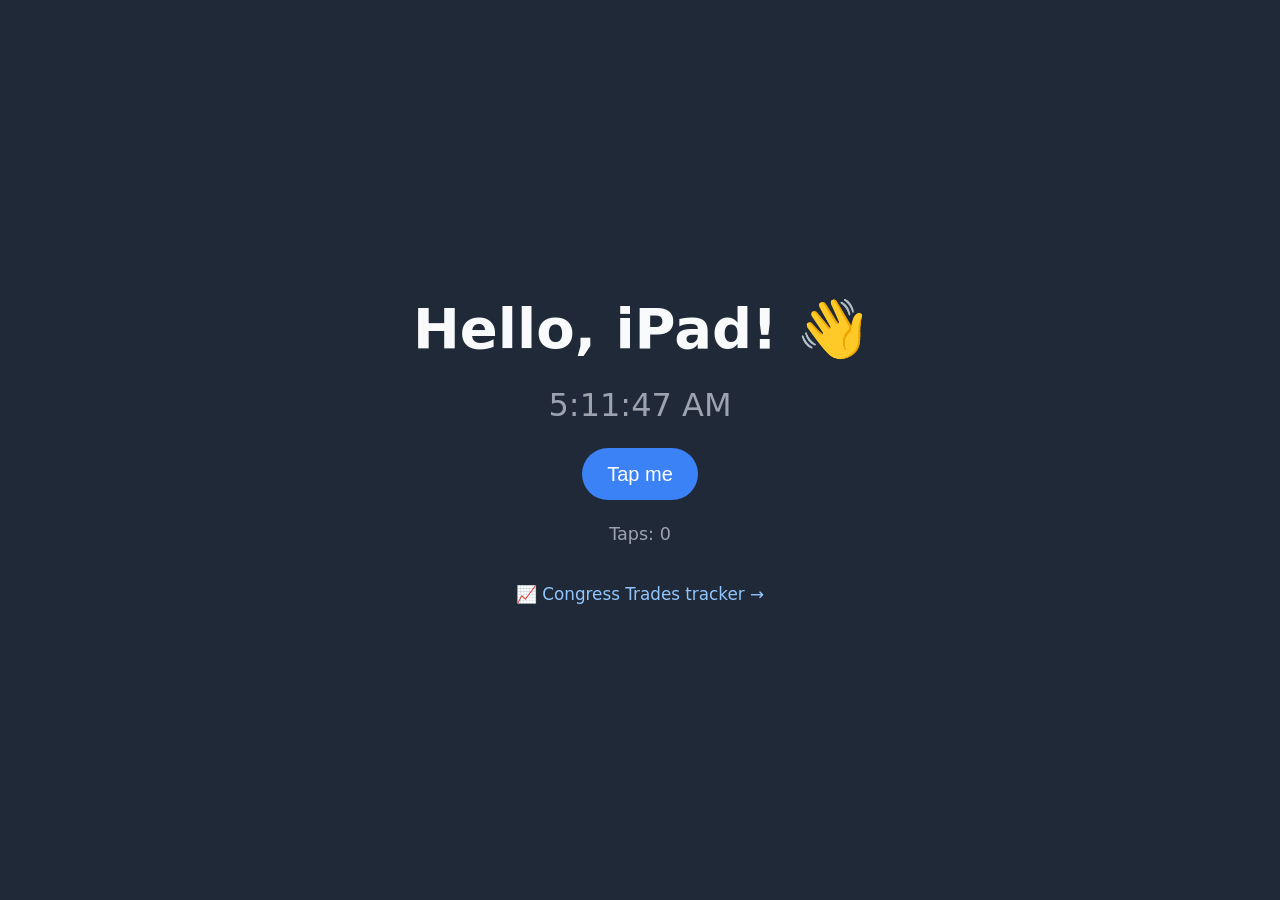
<file: index.html>
<!DOCTYPE html>
<html lang="en">
<head>
  <meta charset="UTF-8" />
  <meta name="viewport" content="width=device-width, initial-scale=1, viewport-fit=cover" />
  <title>Hello PWA</title>

  <link rel="manifest" href="./manifest.json" />
  <link rel="icon" type="image/png" sizes="192x192" href="./icon-192.png" />
  <link rel="icon" type="image/png" sizes="512x512" href="./icon-512.png" />
  <link rel="apple-touch-icon" href="./apple-touch-icon.png" />

  <meta name="mobile-web-app-capable" content="yes" />
  <meta name="apple-mobile-web-app-capable" content="yes" />
  <meta name="apple-mobile-web-app-status-bar-style" content="black-translucent" />
  <meta name="apple-mobile-web-app-title" content="Hello PWA" />
  <meta name="theme-color" content="#1f2937" />

  <style>
    :root { color-scheme: dark; }
    html, body {
      margin: 0;
      padding: 0;
      height: 100%;
      font-family: -apple-system, BlinkMacSystemFont, "Segoe UI", system-ui, sans-serif;
      background: #1f2937;
      color: #f9fafb;
    }
    body {
      display: flex;
      flex-direction: column;
      align-items: center;
      justify-content: center;
      gap: 1.5rem;
      padding: env(safe-area-inset-top) env(safe-area-inset-right) env(safe-area-inset-bottom) env(safe-area-inset-left);
      text-align: center;
    }
    h1 { font-size: clamp(2rem, 6vw, 3.5rem); margin: 0; }
    .clock { font-size: clamp(1.25rem, 4vw, 2rem); color: #9ca3af; font-variant-numeric: tabular-nums; }
    button {
      font-size: 1.25rem;
      padding: 0.9rem 1.6rem;
      border-radius: 999px;
      border: none;
      background: #3b82f6;
      color: white;
      cursor: pointer;
      -webkit-tap-highlight-color: transparent;
    }
    button:active { transform: scale(0.97); }
    .count { font-size: 1.1rem; color: #9ca3af; }
    .nav { margin-top: 1rem; font-size: 1.05rem; color: #93c5fd; text-decoration: none; }
    .nav:active { opacity: 0.7; }
  </style>
</head>
<body>
  <h1>Hello, iPad! 👋</h1>
  <div class="clock" id="clock">--:--:--</div>
  <button id="tap">Tap me</button>
  <div class="count" id="count">Taps: 0</div>
  <a class="nav" href="./trades.html">📈 Congress Trades tracker →</a>

  <script>
    const clock = document.getElementById("clock");
    const tick = () => {
      const d = new Date();
      clock.textContent = d.toLocaleTimeString();
    };
    tick();
    setInterval(tick, 1000);

    let n = 0;
    document.getElementById("tap").addEventListener("click", () => {
      n += 1;
      document.getElementById("count").textContent = `Taps: ${n}`;
    });
  </script>
</body>
</html>
</file>
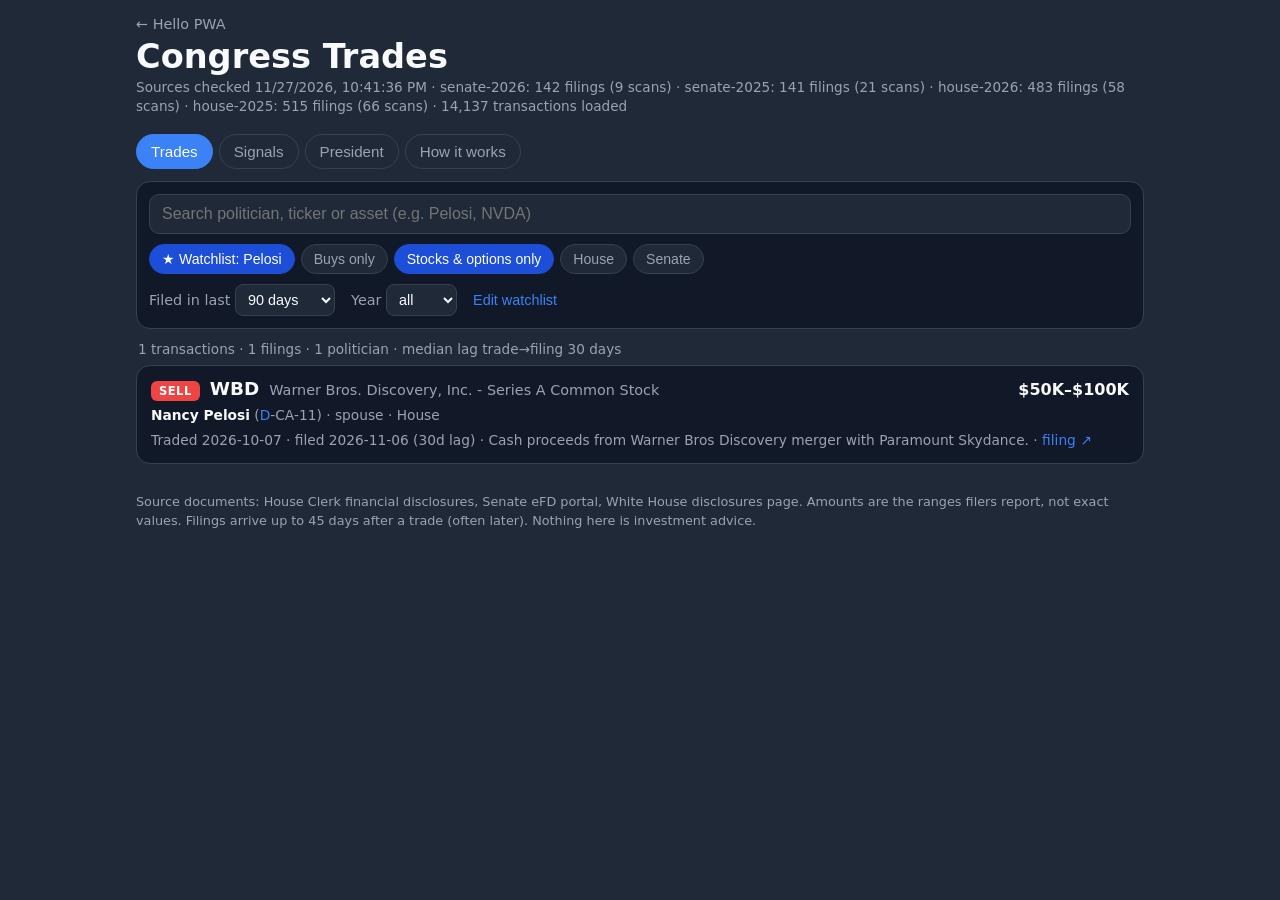
<file: trades.html>
<!DOCTYPE html>
<html lang="en">
<head>
  <meta charset="UTF-8" />
  <meta name="viewport" content="width=device-width, initial-scale=1, viewport-fit=cover" />
  <title>Congress Trades</title>

  <link rel="manifest" href="./manifest.json" />
  <link rel="icon" type="image/png" sizes="192x192" href="./icon-192.png" />
  <link rel="apple-touch-icon" href="./apple-touch-icon.png" />
  <meta name="mobile-web-app-capable" content="yes" />
  <meta name="apple-mobile-web-app-capable" content="yes" />
  <meta name="apple-mobile-web-app-status-bar-style" content="black-translucent" />
  <meta name="theme-color" content="#1f2937" />

  <style>
    :root {
      color-scheme: dark;
      --bg: #1f2937; --panel: #111827; --line: #374151; --text: #f9fafb; --muted: #9ca3af;
      --accent: #3b82f6; --buy: #22c55e; --sell: #ef4444; --warn: #f59e0b;
    }
    * { box-sizing: border-box; }
    html, body { margin: 0; padding: 0; background: var(--bg); color: var(--text);
      font-family: -apple-system, BlinkMacSystemFont, "Segoe UI", system-ui, sans-serif; }
    body { padding: env(safe-area-inset-top) env(safe-area-inset-right) env(safe-area-inset-bottom) env(safe-area-inset-left); }
    a { color: var(--accent); text-decoration: none; }
    a:hover { text-decoration: underline; }
    .wrap { max-width: 1040px; margin: 0 auto; padding: 0 16px 48px; }
    header.top { padding: 14px 0 6px; }
    header.top .back { font-size: 0.9rem; color: var(--muted); }
    header.top h1 { margin: 4px 0 2px; font-size: clamp(1.5rem, 4vw, 2.1rem); }
    .meta { color: var(--muted); font-size: 0.85rem; line-height: 1.4; }
    nav.tabs { display: flex; gap: 6px; margin: 12px 0; overflow-x: auto; }
    nav.tabs button { flex: 0 0 auto; background: transparent; color: var(--muted); border: 1px solid var(--line);
      border-radius: 999px; padding: 8px 14px; font-size: 0.95rem; cursor: pointer; -webkit-tap-highlight-color: transparent; }
    nav.tabs button[aria-selected="true"] { background: var(--accent); border-color: var(--accent); color: #fff; }
    .controls { background: var(--panel); border: 1px solid var(--line); border-radius: 14px; padding: 12px; display: grid; gap: 10px; }
    .controls input[type="search"] { width: 100%; font-size: 1rem; padding: 10px 12px; border-radius: 10px;
      border: 1px solid var(--line); background: var(--bg); color: var(--text); }
    .chips { display: flex; flex-wrap: wrap; gap: 6px; }
    .chip { background: var(--bg); color: var(--muted); border: 1px solid var(--line); border-radius: 999px;
      padding: 6px 12px; font-size: 0.88rem; cursor: pointer; -webkit-tap-highlight-color: transparent; }
    .chip[aria-pressed="true"] { background: #1d4ed8; border-color: #1d4ed8; color: #fff; }
    .row { display: flex; flex-wrap: wrap; gap: 10px 16px; align-items: center; font-size: 0.9rem; color: var(--muted); }
    select { font-size: 0.9rem; padding: 6px 8px; border-radius: 8px; border: 1px solid var(--line); background: var(--bg); color: var(--text); }
    button.link { background: none; border: none; color: var(--accent); font-size: 0.9rem; cursor: pointer; padding: 0; }
    .stats { color: var(--muted); font-size: 0.85rem; margin: 12px 2px 8px; }
    .cards { display: grid; gap: 10px; }
    .card { background: var(--panel); border: 1px solid var(--line); border-radius: 14px; padding: 12px 14px; }
    .card .l1 { display: flex; align-items: baseline; gap: 10px; flex-wrap: wrap; }
    .badge { font-size: 0.72rem; font-weight: 700; letter-spacing: 0.04em; padding: 3px 8px; border-radius: 6px; color: #0b1220; }
    .badge.buy { background: var(--buy); } .badge.sell { background: var(--sell); color: #fff; } .badge.other { background: var(--muted); }
    .tick { font-size: 1.15rem; font-weight: 700; font-variant-numeric: tabular-nums; }
    .asset { color: var(--muted); font-size: 0.9rem; flex: 1 1 200px; }
    .amt { font-weight: 600; font-variant-numeric: tabular-nums; margin-left: auto; }
    .l2, .l3 { color: var(--muted); font-size: 0.86rem; margin-top: 5px; line-height: 1.45; }
    .l2 b { color: var(--text); font-weight: 600; }
    .tag { display: inline-block; border: 1px solid var(--line); border-radius: 6px; padding: 1px 6px; font-size: 0.75rem; margin-left: 4px; }
    .tag.warn { border-color: var(--warn); color: var(--warn); }
    .late { color: var(--warn); }
    .more { display: block; margin: 16px auto; background: var(--accent); color: #fff; border: none; border-radius: 999px; padding: 10px 20px; font-size: 1rem; cursor: pointer; }
    .empty { color: var(--muted); padding: 24px 8px; text-align: center; }
    h2 { font-size: 1.1rem; margin: 20px 0 8px; }
    table { width: 100%; border-collapse: collapse; font-size: 0.88rem; font-variant-numeric: tabular-nums; }
    th, td { text-align: left; padding: 7px 8px; border-bottom: 1px solid var(--line); vertical-align: top; }
    th { color: var(--muted); font-weight: 600; font-size: 0.78rem; text-transform: uppercase; letter-spacing: 0.04em; }
    td.num, th.num { text-align: right; }
    .grid2 { display: grid; gap: 16px; grid-template-columns: 1fr; }
    @media (min-width: 820px) { .grid2 { grid-template-columns: 1fr 1fr; } }
    .panel { background: var(--panel); border: 1px solid var(--line); border-radius: 14px; padding: 4px 14px 10px; overflow-x: auto; }
    .prose { line-height: 1.55; font-size: 0.95rem; }
    .prose p, .prose li { color: #e5e7eb; }
    .prose li { margin: 4px 0; }
    .callout { border-left: 3px solid var(--warn); background: var(--panel); padding: 10px 14px; border-radius: 0 10px 10px 0; margin: 12px 0; }
    footer { color: var(--muted); font-size: 0.8rem; margin-top: 28px; line-height: 1.5; }
    .d { color: var(--accent); } .r { color: var(--sell); } .i { color: var(--warn); }
  </style>
</head>
<body>
  <div class="wrap">
    <header class="top">
      <a class="back" href="./">← Hello PWA</a>
      <h1>Congress Trades</h1>
      <div class="meta" id="meta">Loading data…</div>
    </header>

    <nav class="tabs" role="tablist" id="tabs">
      <button role="tab" data-view="trades" aria-selected="true">Trades</button>
      <button role="tab" data-view="signals" aria-selected="false">Signals</button>
      <button role="tab" data-view="president" aria-selected="false">President</button>
      <button role="tab" data-view="about" aria-selected="false">How it works</button>
    </nav>

    <section class="controls" id="controls">
      <input id="q" type="search" placeholder="Search politician, ticker or asset (e.g. Pelosi, NVDA)" autocomplete="off" />
      <div class="chips">
        <button class="chip" data-chip="watch" aria-pressed="true">★ Watchlist</button>
        <button class="chip" data-chip="buys" aria-pressed="false">Buys only</button>
        <button class="chip" data-chip="securities" aria-pressed="true">Stocks &amp; options only</button>
        <button class="chip" data-chip="house" aria-pressed="false">House</button>
        <button class="chip" data-chip="senate" aria-pressed="false">Senate</button>
      </div>
      <div class="row">
        <label>Filed in last
          <select id="window">
            <option value="30">30 days</option>
            <option value="90" selected>90 days</option>
            <option value="365">1 year</option>
            <option value="0">all loaded</option>
          </select>
        </label>
        <label>Year <select id="year"><option value="all">all</option></select></label>
        <button class="link" id="editWatch">Edit watchlist</button>
      </div>
    </section>

    <main id="main"></main>

    <footer>
      Source documents: House Clerk financial disclosures, Senate eFD portal, White House disclosures page. Amounts are the
      ranges filers report, not exact values. Filings arrive up to 45 days after a trade (often later). Nothing here is
      investment advice.
    </footer>
  </div>

  <script>
    const $ = (sel, el = document) => el.querySelector(sel);
    const WATCH_KEY = "ct.watchlist";
    const state = {
      index: null, trades: [], president: null, view: "trades", q: "",
      chips: { watch: true, buys: false, securities: true, house: false, senate: false },
      window: 90, year: "all", shown: 150,
    };

    const esc = (s) => String(s ?? "").replace(/[&<>"']/g, (c) => ({ "&": "&amp;", "<": "&lt;", ">": "&gt;", '"': "&quot;", "'": "&#39;" }[c]));
    const dayNum = (iso) => (iso ? Math.round(Date.parse(iso) / 864e5) : null);
    function money(n) {
      if (n == null) return "—";
      if (n >= 1e6) return "$" + (n / 1e6).toFixed(n % 1e6 ? 1 : 0).replace(/\.0$/, "") + "M";
      if (n >= 1e3) return "$" + Math.round(n / 1e3) + "K";
      return "$" + n;
    }
    function range(t) {
      if (t.min == null) return t.amount || "—";
      if (t.max == null) return money(t.min) + "+";
      if (t.min === t.max) return money(t.min);
      return money(t.min) + "–" + money(t.max);
    }
    function who(t) {
      const p = t.party ? `<span class="${t.party === "D" ? "d" : t.party === "R" ? "r" : "i"}">${esc(t.party)}</span>-` : "";
      const seat = t.state ? `${p}${esc(t.state)}${t.district != null ? "-" + t.district : ""}` : "";
      return `<b>${esc(t.name)}</b>${seat ? ` (${seat})` : ""}`;
    }
    function actionLabel(a) { return a === "buy" ? "BUY" : a === "sell" ? "SELL" : a === "sell_partial" ? "SELL part" : a === "exchange" ? "EXCH" : "OTHER"; }
    function actionClass(a) { return a === "buy" ? "buy" : a && a.startsWith("sell") ? "sell" : "other"; }
    function optionText(o) {
      if (!o) return "";
      const parts = [o.contracts ? `${o.contracts}×` : "", o.kind.toUpperCase(), o.strike != null ? "$" + o.strike + " strike" : "", o.expiry ? "exp " + o.expiry : ""];
      return parts.filter(Boolean).join(" ");
    }
    function getWatch() {
      try { const v = localStorage.getItem(WATCH_KEY); return (v == null ? "Pelosi" : v).split(",").map((s) => s.trim()).filter(Boolean); }
      catch { return ["Pelosi"]; }
    }
    function setWatch(list) { try { localStorage.setItem(WATCH_KEY, list.join(", ")); } catch {} }

    async function getJSON(path) {
      const r = await fetch(path, { cache: "no-cache" });
      if (!r.ok) throw new Error(`${path} → HTTP ${r.status}`);
      return r.json();
    }
    function flat(f, t) {
      let lag = f.filed && t.date ? dayNum(f.filed) - dayNum(t.date) : null;
      if (lag != null && lag < 0) lag = null; // a filing dated before its trade is a typo in the report
      return { ...t, chamber: f.chamber, name: f.name, party: f.party, state: f.state, district: f.district,
        filed: f.filed, url: f.url, filing: f.id, amendment: f.amendment, lag };
    }
    async function load() {
      try { state.index = await getJSON("./data/index.json"); }
      catch (e) { renderNoData(e); return; }
      const files = [];
      for (const y of state.index.years || []) for (const ch of ["house", "senate"]) { const f = state.index.files?.[y]?.[ch]; if (f) files.push(f); }
      const results = await Promise.allSettled(files.map((f) => getJSON("./data/" + f)));
      const trades = [];
      for (const r of results) {
        if (r.status !== "fulfilled") { console.warn(r.reason); continue; }
        for (const f of r.value.filings) for (const t of f.trades) trades.push(flat(f, t));
      }
      trades.sort((a, b) => (b.filed || "").localeCompare(a.filed || "") || (b.date || "").localeCompare(a.date || ""));
      state.trades = trades;
      if (state.index.president) { try { state.president = await getJSON("./data/" + state.index.president); } catch (e) { console.warn(e); } }
      const ysel = $("#year");
      for (const y of state.index.years || []) { const o = document.createElement("option"); o.value = y; o.textContent = y; ysel.appendChild(o); }
      renderMeta();
      render();
    }

    function renderMeta() {
      const s = state.index.sources || {};
      const bits = [];
      for (const k of Object.keys(s).sort().reverse()) {
        const v = s[k];
        if (!v || typeof v !== "object" || !/^(house|senate)-\d{4}$/.test(k)) continue;
        bits.push(v.ok ? `${k}: ${v.filings} filings (${v.scanned || 0} scans)` : `${k}: failed`);
      }
      const gen = state.index.generated ? new Date(state.index.generated).toLocaleString() : "unknown";
      $("#meta").innerHTML = `Sources checked ${esc(gen)} · ${esc(bits.join(" · "))} · ${state.trades.length.toLocaleString()} transactions loaded`;
    }

    function renderNoData(err) {
      $("#meta").textContent = "No data published yet.";
      $("#main").innerHTML = `<div class="empty">The data files are produced by the <code>Update congressional trades data</code> GitHub Action
        (or <code>python3 scripts/fetch_trades.py</code> locally). Once <code>data/index.json</code> exists this page fills in.<br><br>
        <small>${esc(err.message)}</small></div>`;
    }

    function filtered() {
      const now = Date.now();
      const win = state.window ? now - state.window * 864e5 : 0;
      const q = state.q.trim().toLowerCase();
      const watch = state.chips.watch ? getWatch().map((s) => s.toLowerCase()) : null;
      return state.trades.filter((t) => {
        if (t.status === "Deleted") return false;
        if (state.year !== "all" && !(t.filed || "").startsWith(state.year)) return false;
        if (win && Date.parse(t.filed || 0) < win) return false;
        if (state.chips.house && t.chamber !== "house") return false;
        if (state.chips.senate && t.chamber !== "senate") return false;
        if (state.chips.buys && t.action !== "buy") return false;
        if (state.chips.securities && t.asset_class !== "stock" && t.asset_class !== "option") return false;
        const name = (t.name || "").toLowerCase(), tk = (t.ticker || "").toLowerCase();
        if (q && !(name.includes(q) || tk === q || (q.length >= 2 && tk.startsWith(q)) || (t.asset || "").toLowerCase().includes(q))) return false;
        if (watch && watch.length && !watch.some((w) => name.includes(w) || tk === w)) return false;
        return true;
      });
    }

    function median(arr) { if (!arr.length) return null; const a = [...arr].sort((x, y) => x - y); const m = a.length >> 1; return a.length % 2 ? a[m] : (a[m - 1] + a[m]) / 2; }

    function renderTrades(rows) {
      const lags = rows.map((t) => t.lag).filter((l) => l != null);
      const filings = new Set(rows.map((t) => t.filing)).size, people = new Set(rows.map((t) => t.name)).size;
      let html = `<div class="stats">${rows.length.toLocaleString()} transactions · ${filings} filings · ${people} politician${people === 1 ? "" : "s"}`
        + (lags.length ? ` · median lag trade→filing ${median(lags)} days` : "") + `</div>`;
      if (!rows.length) {
        html += `<div class="empty">Nothing matches. Turn off the ★ Watchlist chip, widen the time window, or clear the search.</div>`;
        $("#main").innerHTML = html; return;
      }
      html += `<div class="cards">`;
      for (const t of rows.slice(0, state.shown)) {
        const opt = optionText(t.options);
        const tags = [];
        if (t.status === "Amended" || t.amendment) tags.push(`<span class="tag warn">amended</span>`);
        if (t.lag != null && t.lag > 45) tags.push(`<span class="tag warn">late filing</span>`);
        if (t.asset_class === "option") tags.push(`<span class="tag">option</span>`);
        else if (t.asset_class !== "stock") tags.push(`<span class="tag">${esc(t.asset_code || t.asset_class)}</span>`);
        const note = t.note && t.note.length > 160 ? t.note.slice(0, 157) + "…" : t.note;
        html += `<article class="card">
          <div class="l1"><span class="badge ${actionClass(t.action)}">${actionLabel(t.action)}</span>
            <span class="tick">${esc(t.ticker || "—")}</span><span class="asset">${esc(t.asset)}</span><span class="amt">${esc(range(t))}</span></div>
          <div class="l2">${who(t)} · ${esc(t.owner)} · ${t.chamber === "house" ? "House" : "Senate"}${tags.join("")}</div>
          <div class="l3">Traded ${esc(t.date || "?")} · filed ${esc(t.filed || "?")}${t.lag != null ? ` <span class="${t.lag > 45 ? "late" : ""}">(${t.lag}d lag)</span>` : ""}
            ${opt && t.asset_class === "option" ? ` · ${esc(opt)}` : ""}${t.shares && t.asset_class !== "option" ? ` · ${t.shares.toLocaleString()} shares` : ""}${note && !(opt && t.asset_class === "option") ? ` · ${esc(note)}` : ""}
            · <a href="${esc(t.url)}" target="_blank" rel="noopener">filing ↗</a></div>
        </article>`;
      }
      html += `</div>`;
      if (rows.length > state.shown) html += `<button class="more" id="more">Show ${Math.min(150, rows.length - state.shown)} more (${(rows.length - state.shown).toLocaleString()} left)</button>`;
      $("#main").innerHTML = html;
      $("#more")?.addEventListener("click", () => { state.shown += 150; render(); });
    }

    function signals(rows) {
      const byT = new Map();
      for (const t of rows) {
        if (!t.ticker) continue;
        const o = byT.get(t.ticker) || { ticker: t.ticker, asset: t.asset, buys: 0, sells: 0, buyers: new Set(), sellers: new Set(), buyMin: 0, sellMin: 0 };
        if (t.action === "buy") { o.buys++; o.buyers.add(t.name); o.buyMin += t.min || 0; }
        else if ((t.action || "").startsWith("sell")) { o.sells++; o.sellers.add(t.name); o.sellMin += t.min || 0; }
        byT.set(t.ticker, o);
      }
      const arr = [...byT.values()].map((o) => ({ ...o, buyers: o.buyers.size, sellers: o.sellers.size }));
      const bought = arr.filter((o) => o.buys).sort((a, b) => b.buyers - a.buyers || b.buys - a.buys || b.buyMin - a.buyMin).slice(0, 15);
      const sold = arr.filter((o) => o.sells).sort((a, b) => b.sellers - a.sellers || b.sells - a.sells || b.sellMin - a.sellMin).slice(0, 15);
      const byP = new Map();
      for (const t of rows) {
        const o = byP.get(t.name) || { name: t.name, party: t.party, state: t.state, district: t.district, n: 0, buys: 0, sells: 0, min: 0 };
        o.n++; if (t.action === "buy") o.buys++; else if ((t.action || "").startsWith("sell")) o.sells++; o.min += t.min || 0; byP.set(t.name, o);
      }
      const active = [...byP.values()].sort((a, b) => b.n - a.n || b.min - a.min).slice(0, 15);
      const largest = rows.filter((t) => t.min).sort((a, b) => b.min - a.min).slice(0, 12);
      return { bought, sold, active, largest };
    }

    function renderSignals(rows) {
      const s = signals(rows);
      const tickTable = (list, kind) => list.length ? `<table><thead><tr><th>Ticker</th><th class="num">${kind === "buy" ? "Buyers" : "Sellers"}</th><th class="num">Trades</th><th class="num">Σ min $</th><th class="num">Other side</th></tr></thead><tbody>` +
        list.map((o) => `<tr><td><b>${esc(o.ticker)}</b><br><small style="color:var(--muted)">${esc(o.asset.slice(0, 40))}</small></td>
          <td class="num">${kind === "buy" ? o.buyers : o.sellers}</td><td class="num">${kind === "buy" ? o.buys : o.sells}</td>
          <td class="num">${money(kind === "buy" ? o.buyMin : o.sellMin)}</td><td class="num">${kind === "buy" ? o.sells + " sells" : o.buys + " buys"}</td></tr>`).join("") + `</tbody></table>`
        : `<div class="empty">No ${kind}s in this selection.</div>`;
      $("#main").innerHTML = `
        <div class="stats">Aggregates over the current filters: ${rows.length.toLocaleString()} transactions. Counting distinct politicians on the same side
          matters more than raw trade counts (one member with automatic monthly buys inflates counts).</div>
        <div class="grid2">
          <div><h2>Most bought (by distinct buyers)</h2><div class="panel">${tickTable(s.bought, "buy")}</div></div>
          <div><h2>Most sold (by distinct sellers)</h2><div class="panel">${tickTable(s.sold, "sell")}</div></div>
        </div>
        <div class="grid2">
          <div><h2>Most active filers</h2><div class="panel"><table><thead><tr><th>Politician</th><th class="num">Trades</th><th class="num">Buy/Sell</th><th class="num">Σ min $</th></tr></thead><tbody>
            ${s.active.map((o) => `<tr><td>${who(o)}</td><td class="num">${o.n}</td><td class="num">${o.buys}/${o.sells}</td><td class="num">${money(o.min)}</td></tr>`).join("") || ""}
          </tbody></table></div></div>
          <div><h2>Largest disclosed transactions</h2><div class="panel"><table><thead><tr><th>Trade</th><th>Who</th><th class="num">Amount</th></tr></thead><tbody>
            ${s.largest.map((t) => `<tr><td><span class="badge ${actionClass(t.action)}">${actionLabel(t.action)}</span> <b>${esc(t.ticker || t.asset.slice(0, 24))}</b><br><small style="color:var(--muted)">${esc(t.date)}${t.options ? " · " + esc(optionText(t.options)) : ""}</small></td>
              <td>${who(t)}</td><td class="num">${esc(range(t))}</td></tr>`).join("") || ""}
          </tbody></table></div></div>
        </div>`;
    }

    function renderPresident() {
      const p = state.president;
      const list = p ? p.filings.filter((f) => f.president) : [];
      const others = p ? p.filings.length - list.length : 0;
      $("#main").innerHTML = `
        <div class="prose">
          <p>The President and Vice President file the same periodic transaction reports as Congress (OGE Form 278-T, within 30 days
          of being notified of a trade, at most 45 days after it) with the Office of Government Ethics. The White House posts them as
          PDFs. They are image scans without a text layer, so this page lists the filings and links to them instead of parsing the rows.</p>
          <div class="callout"><b>What the 2025–2026 filings show (press analyses of the PDFs):</b>
            <ul>
              <li>Overwhelmingly bonds, not stocks: a municipal-bond portfolio of 807 positions worth $240.7M–$797.6M at the end of 2025, plus at least 243 purchases in 2026 worth $68.2M–$233.8M (<a href="https://www.cnbc.com/2026/09/29/trump-municipal-bond-portfolio.html" target="_blank" rel="noopener">CNBC, Sep 29 2026</a>).</li>
              <li>8,940 transactions between January 2025 and June 29 2026 (5,772 purchases, 3,168 sales), filed in large batches (same CNBC analysis).</li>
              <li>The March 2026 report held 175 transactions including corporate bonds of Nvidia, General Motors, Netflix and Boeing and small equity stakes in Bank of America and Wells Fargo (<a href="https://fortune.com/2026/04/25/trump-bond-purchases-ethics-disclosure-netflix-boeing-nvidia/" target="_blank" rel="noopener">Bloomberg via Fortune, Apr 25 2026</a>).</li>
              <li>The annual Form 278e released June 2026 reported more than $580M of crypto-related income and a Trump Media (DJT) stake valued over $50M (<a href="https://www.cnbc.com/2026/06/30/trump-financial-disclosure-released.html" target="_blank" rel="noopener">CNBC, Jun 30 2026</a>).</li>
              <li><a href="https://open-cabinet.org/officials/trump-donald-j" target="_blank" rel="noopener">Open Cabinet</a> hand-parses these PDFs into row-level data (31,000+ rows through July 2026) if you want the transaction detail.</li>
            </ul>
            The filings do not say who places the trades. Because the holdings are mostly muni and corporate bonds, there is little here to copy as an equity signal.</div>
          <h2>Periodic transaction reports posted by the White House${p ? ` (${list.length})` : ""}</h2>
          ${!p ? `<div class="empty">president.json not loaded yet.</div>` : `<div class="panel"><table><thead><tr><th>Date in filename</th><th>Filer</th><th>File</th></tr></thead><tbody>` +
            list.map((f) => `<tr><td>${esc(f.date || "?")}${f.part ? ` (part ${f.part})` : ""}${f.amendment ? ` <span class="tag warn">amendment</span>` : ""}</td><td>${esc(f.filer)}</td><td><a href="${esc(f.url)}" target="_blank" rel="noopener">${esc(f.file)}</a></td></tr>`).join("") +
            `</tbody></table></div>` + (others ? `<p class="stats">${others} further PTRs on the page belong to other White House officials (see <a href="${esc(p.source)}" target="_blank" rel="noopener">whitehouse.gov/disclosures</a>).</p>` : "")}
        </div>`;
    }

    function renderAbout() {
      const lags = state.trades.map((t) => t.lag).filter((l) => l != null);
      const late = lags.filter((l) => l > 45).length;
      $("#main").innerHTML = `
        <div class="prose">
          <h2>Where the data comes from</h2>
          <p>The 2012 STOCK Act makes members of Congress, their spouses and dependent children report any purchase, sale or exchange
          above $1,000 in stocks, bonds, options and similar assets on a Periodic Transaction Report within 30 days of learning about it
          and never later than 45 days after the trade. Amounts are reported as brackets ($1,001–$15,000 up to over $50,000,000), not
          exact values, and no share counts or prices are required. House reports are published by the Clerk, Senate reports by the
          Secretary of the Senate's eFD portal, and executive-branch reports by the Office of Government Ethics
          (<a href="https://www.congress.gov/crs_external_products/TE/HTML/TE10073.html" target="_blank" rel="noopener">CRS explainer</a>).</p>
          <p>A GitHub Action runs <code>scripts/fetch_trades.py</code> daily. It downloads the Clerk's yearly filing index, converts each new
          e-filed House PDF to text with <code>pdftotext</code> and parses the rows; walks the Senate search endpoint and parses each HTML
          report; and lists the President's PTR PDFs. Paper filings are scanned images and appear as "scans" in the header, unparsed but
          linked. Party and state come from the open <a href="https://github.com/unitedstates/congress-legislators" target="_blank" rel="noopener">congress-legislators</a> dataset.</p>
          ${lags.length ? `<p>In the loaded data the median gap between a trade and its filing is <b>${median(lags)} days</b>; ${late.toLocaleString()} of ${lags.length.toLocaleString()} transactions (${(100 * late / lags.length).toFixed(1)}%) were filed after the 45-day deadline.</p>` : ""}
          <h2>Does copying them work?</h2>
          <ul>
            <li>A 2025 study of 17,859 disclosure events (Jan 2020–Aug 2025) found that buying what Congress bought, on the day it became public, trailed the S&amp;P 500 by about 5 percentage points over the following year; sells also trailed. The median filing arrived 28–29 days after the trade, and even trading on the real transaction date showed no edge (<a href="https://equibles.com/research/what-happens-after-congress-buys-or-sells-a-stock-evidence-from-17-859-disclosures" target="_blank" rel="noopener">Equibles</a>).</li>
            <li>Unusual Whales' 2025 report: of 311 disclosed portfolios, about 32% beat the S&amp;P 500's 16.6%; Democrats averaged 14.4% and Republicans 17.3%. Pelosi's portfolio was up roughly 70.9% in 2024 against 24.9% for the index (<a href="https://www.fool.com/research/congressional-stock-trading-who-trades-and-makes-the-most/" target="_blank" rel="noopener">Motley Fool summary</a>).</li>
            <li>Academic work finds no average outperformance since the STOCK Act (<a href="https://www.sciencedirect.com/science/article/abs/pii/S0047272722000044" target="_blank" rel="noopener">Belmont et al. 2022</a>), but a November 2025 NBER paper finds members who gain leadership posts earn roughly 47 points a year more than peers afterwards, tied to committee power and corporate access (<a href="https://www.nber.org/papers/w34524" target="_blank" rel="noopener">Wei &amp; Zhou</a>).</li>
            <li>Practical reading: the aggregate is noise; a handful of large, concentrated, option-leveraged bets by senior members (Pelosi's household is the archetype) is the only part with a track record, and you learn about them a month late.</li>
          </ul>
          <h2>Status of the trading ban</h2>
          <p>The House passed a ban on new stock purchases by members, spouses and dependent children 232–198 on July 22 2026
          (<a href="https://rollcall.com/2026/07/22/congressional-stock-trading-bill-passes-the-house/" target="_blank" rel="noopener">Roll Call</a>);
          the Senate failed to advance it 53–47 on September 30 2026 over an attached voter-ID provision
          (<a href="https://247wallst.com/investing/2026/10/01/the-senate-just-voted-down-a-ban-on-congressional-stock-trading/" target="_blank" rel="noopener">24/7 Wall St</a>).
          Nancy Pelosi retires when her term ends on January 3 2027, after which her household's trades stop being disclosed
          (<a href="https://www.cbsnews.com/news/nancy-pelosi-former-house-speaker-retire-congress/" target="_blank" rel="noopener">CBS News</a>).</p>
          <h2>Other sources</h2>
          <ul>
            <li>Free, no key: this page's JSON under <code>data/</code>; the official portals linked above.</li>
            <li>Paid APIs: Quiver Quantitative (Hobbyist tier about $30/month), Finnhub and Financial Modeling Prep (congressional endpoints need a key). Capitol Trades and Unusual Whales are websites without public APIs.</li>
            <li>ETFs that copy disclosures: NANC (Democratic members) and GOP, formerly KRUZ (Republican members).</li>
          </ul>
        </div>`;
    }

    function render() {
      const rows = filtered();
      $("#controls").style.display = state.view === "trades" || state.view === "signals" ? "" : "none";
      if (state.view === "trades") renderTrades(rows);
      else if (state.view === "signals") renderSignals(rows);
      else if (state.view === "president") renderPresident();
      else renderAbout();
    }

    function setView(view) {
      if (!["trades", "signals", "president", "about"].includes(view)) view = "trades";
      state.view = view; state.shown = 150;
      for (const x of $("#tabs").querySelectorAll("button")) x.setAttribute("aria-selected", String(x.dataset.view === view));
      if (location.hash !== "#" + view) history.replaceState(null, "", "#" + view);
      render();
    }
    $("#tabs").addEventListener("click", (e) => {
      const b = e.target.closest("button[data-view]"); if (!b) return;
      setView(b.dataset.view);
    });
    window.addEventListener("hashchange", () => setView(location.hash.slice(1)));
    if (location.hash) setView(location.hash.slice(1));
    $("#controls").addEventListener("click", (e) => {
      const c = e.target.closest(".chip"); if (!c) return;
      const k = c.dataset.chip;
      state.chips[k] = !state.chips[k];
      if (k === "house" && state.chips.house) state.chips.senate = false;
      if (k === "senate" && state.chips.senate) state.chips.house = false;
      for (const x of $("#controls").querySelectorAll(".chip")) x.setAttribute("aria-pressed", String(!!state.chips[x.dataset.chip]));
      state.shown = 150; render();
    });
    $("#q").addEventListener("input", (e) => { state.q = e.target.value; state.shown = 150; render(); });
    $("#window").addEventListener("change", (e) => { state.window = Number(e.target.value); state.shown = 150; render(); });
    $("#year").addEventListener("change", (e) => { state.year = e.target.value; state.shown = 150; render(); });
    $("#editWatch").addEventListener("click", () => {
      const cur = getWatch().join(", ");
      const v = prompt("Watchlist: comma-separated name fragments or tickers (e.g. Pelosi, Khanna, Tuberville, NVDA)", cur);
      if (v == null) return;
      setWatch(v.split(",").map((s) => s.trim()).filter(Boolean));
      state.chips.watch = true; $('[data-chip="watch"]').setAttribute("aria-pressed", "true");
      render();
    });
    $('[data-chip="watch"]').textContent = "★ Watchlist: " + getWatch().join(", ");
    $("#editWatch").addEventListener("click", () => { $('[data-chip="watch"]').textContent = "★ Watchlist: " + getWatch().join(", "); });

    load();
  </script>
</body>
</html>
</file>
